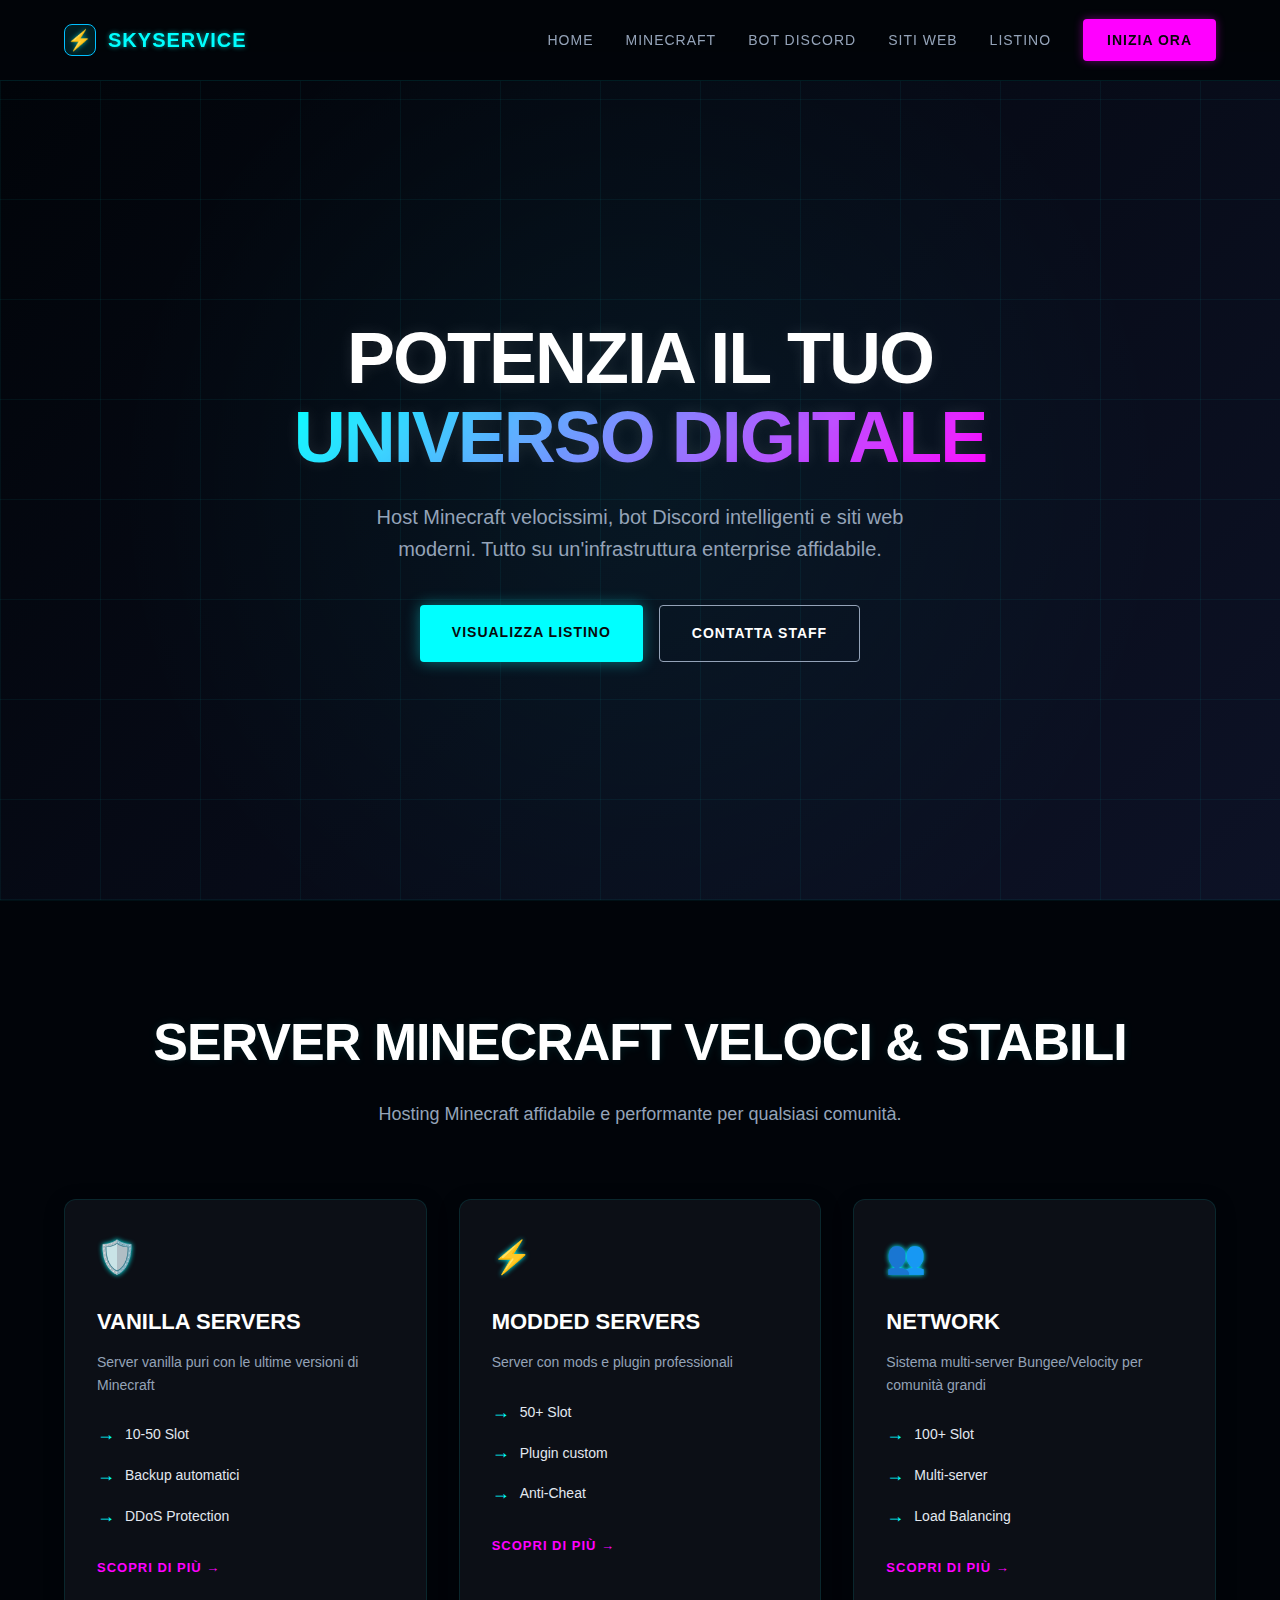
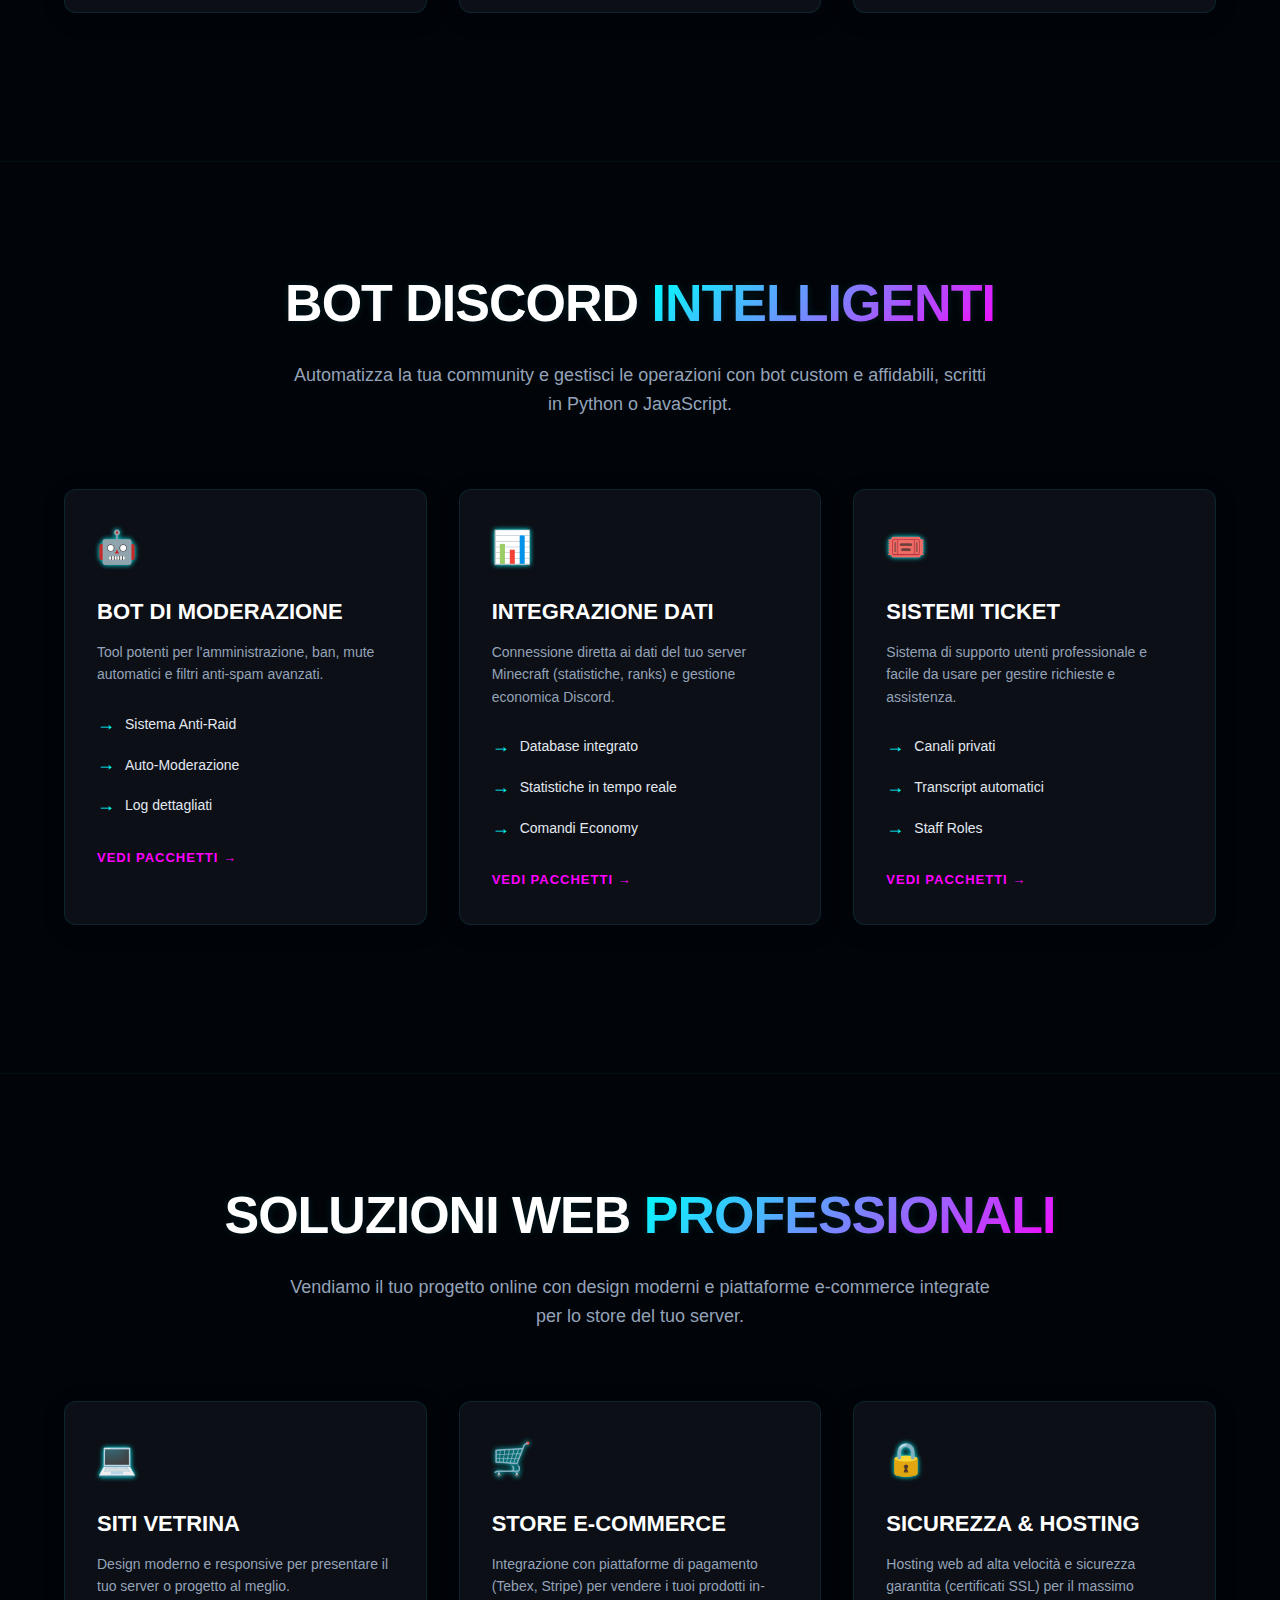
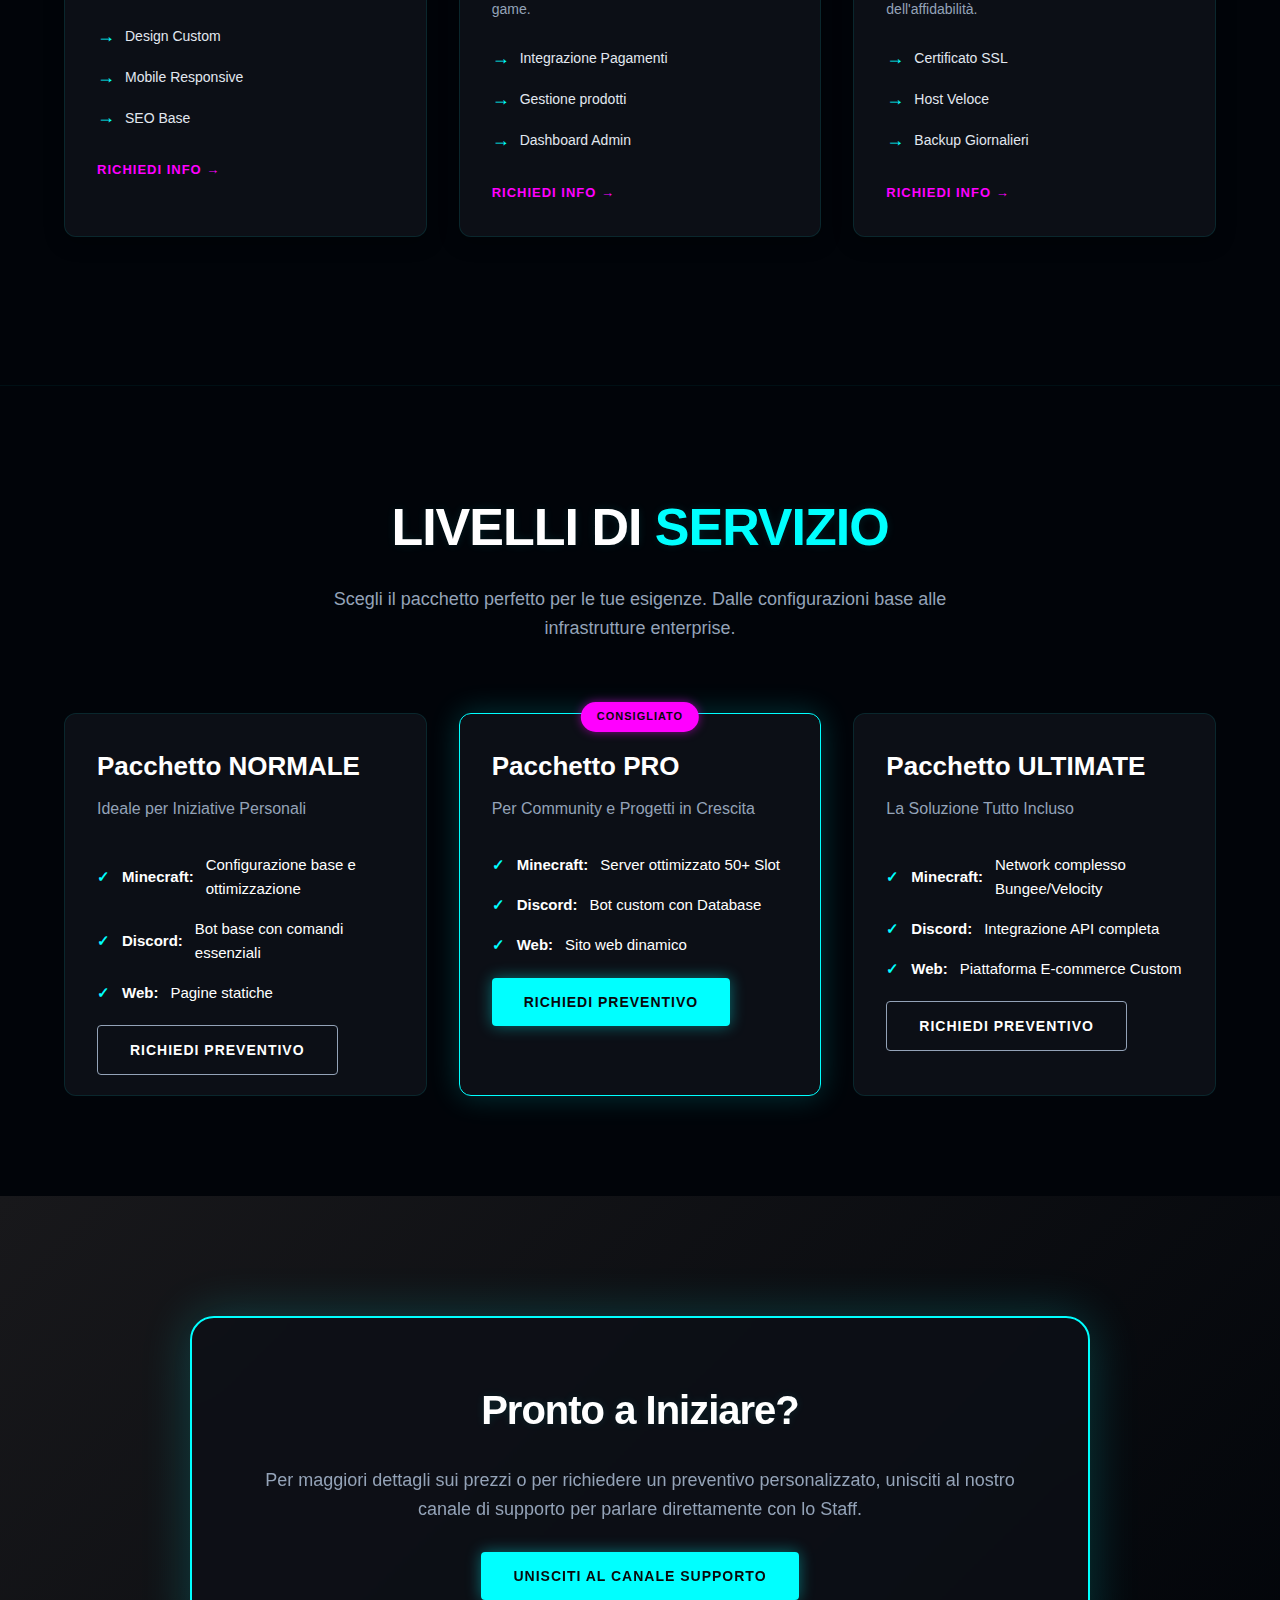
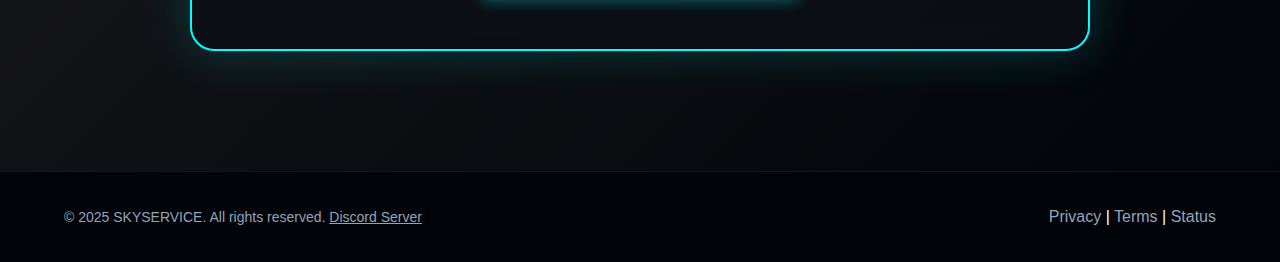
<file: index.html>
<!DOCTYPE html>
<html lang="it">
<head>
    <meta charset="UTF-8" />
    <meta name="viewport" content="width=device-width, initial-scale=1.0, maximum-scale=1" />
    <title>SkyService Dashboard</title>
    <meta name="description" content="SkyService - Professional Discord Bot & Minecraft Server Solutions" />
    <meta property="og:title" content="SkyService Dashboard" />
    <meta property="og:description" content="SkyService - Professional Discord Bot & Minecraft Server Solutions" />
    <meta name="twitter:title" content="SkyService Dashboard" />
    <meta name="twitter:description" content="SkyService - Professional Discord Bot & Minecraft Server Solutions" />
    <meta name="twitter:site" content="@replit" />
    <link rel="icon" type="image/png" href="/favicon.png">
    
    <link rel="stylesheet" href="style.css" />
    </head>
<body>
    <nav>
        <div class="container">
            <a href="#home" class="logo">
                <div class="logo-icon">⚡</div>
                <span>SKY<span style="color: var(--primary);">SERVICE</span></span>
            </a>
            <div class="nav-links">
                <a href="#home">Home</a>
                <a href="#minecraft">Minecraft</a>
                <a href="#discord-bots">Bot Discord</a>
                <a href="#web-solutions">Siti Web</a>
                <a href="#pricing">Listino</a>
                <a href="preventivo.html" class="cta-btn">Inizia Ora</a>
            </div>
        </div>
    </nav>

    <section class="hero" id="home">
        <div class="hero-content">
            <h1>POTENZIA IL TUO <br><span class="hero-gradient">UNIVERSO DIGITALE</span></h1>
            <p>Host Minecraft velocissimi, bot Discord intelligenti e siti web moderni. Tutto su un'infrastruttura enterprise affidabile.</p>
            <div class="hero-buttons">
                <a href="#pricing" class="btn btn-primary">Visualizza Listino</a>
                <a href="preventivo.html" class="btn btn-secondary">Contatta Staff</a>
            </div>
        </div>
    </section>

    <section id="minecraft">
        <div class="container">
            <h2>SERVER MINECRAFT VELOCI & STABILI</h2>
            <p>Hosting Minecraft affidabile e performante per qualsiasi comunità.</p>
            
            <div class="cards-grid">
                <div class="card">
                    <div class="card-icon">🛡️</div>
                    <h3>VANILLA SERVERS</h3>
                    <p>Server vanilla puri con le ultime versioni di Minecraft</p>
                    <ul class="card-features">
                        <li>10-50 Slot</li>
                        <li>Backup automatici</li>
                        <li>DDoS Protection</li>
                    </ul>
                    <a href="preventivo.html" class="card-link">Scopri di più →</a>
                </div>

                <div class="card">
                    <div class="card-icon">⚡</div>
                    <h3>MODDED SERVERS</h3>
                    <p>Server con mods e plugin professionali</p>
                    <ul class="card-features">
                        <li>50+ Slot</li>
                        <li>Plugin custom</li>
                        <li>Anti-Cheat</li>
                    </ul>
                    <a href="preventivo.html" class="card-link">Scopri di più →</a>
                </div>

                <div class="card">
                    <div class="card-icon">👥</div>
                    <h3>NETWORK</h3>
                    <p>Sistema multi-server Bungee/Velocity per comunità grandi</p>
                    <ul class="card-features">
                        <li>100+ Slot</li>
                        <li>Multi-server</li>
                        <li>Load Balancing</li>
                    </ul>
                    <a href="preventivo.html" class="card-link">Scopri di più →</a>
                </div>
            </div>
        </div>
    </section>
    
    <section id="discord-bots">
        <div class="container">
            <h2>BOT DISCORD <span class="hero-gradient">INTELLIGENTI</span></h2>
            <p>Automatizza la tua community e gestisci le operazioni con bot custom e affidabili, scritti in Python o JavaScript.</p>
            
            <div class="cards-grid">
                <div class="card">
                    <div class="card-icon">🤖</div>
                    <h3>BOT DI MODERAZIONE</h3>
                    <p>Tool potenti per l'amministrazione, ban, mute automatici e filtri anti-spam avanzati.</p>
                    <ul class="card-features">
                        <li>Sistema Anti-Raid</li>
                        <li>Auto-Moderazione</li>
                        <li>Log dettagliati</li>
                    </ul>
                    <a href="preventivo.html" class="card-link">Vedi Pacchetti →</a>
                </div>

                <div class="card">
                    <div class="card-icon">📊</div>
                    <h3>INTEGRAZIONE DATI</h3>
                    <p>Connessione diretta ai dati del tuo server Minecraft (statistiche, ranks) e gestione economica Discord.</p>
                    <ul class="card-features">
                        <li>Database integrato</li>
                        <li>Statistiche in tempo reale</li>
                        <li>Comandi Economy</li>
                    </ul>
                    <a href="preventivo.html" class="card-link">Vedi Pacchetti →</a>
                </div>

                <div class="card">
                    <div class="card-icon">🎟️</div>
                    <h3>SISTEMI TICKET</h3>
                    <p>Sistema di supporto utenti professionale e facile da usare per gestire richieste e assistenza.</p>
                    <ul class="card-features">
                        <li>Canali privati</li>
                        <li>Transcript automatici</li>
                        <li>Staff Roles</li>
                    </ul>
                    <a href="preventivo.html" class="card-link">Vedi Pacchetti →</a>
                </div>
            </div>
        </div>
    </section>

    <section id="web-solutions">
        <div class="container">
            <h2>SOLUZIONI WEB <span class="hero-gradient">PROFESSIONALI</span></h2>
            <p>Vendiamo il tuo progetto online con design moderni e piattaforme e-commerce integrate per lo store del tuo server.</p>
            
            <div class="cards-grid">
                <div class="card">
                    <div class="card-icon">💻</div>
                    <h3>SITI VETRINA</h3>
                    <p>Design moderno e responsive per presentare il tuo server o progetto al meglio.</p>
                    <ul class="card-features">
                        <li>Design Custom</li>
                        <li>Mobile Responsive</li>
                        <li>SEO Base</li>
                    </ul>
                    <a href="preventivo.html" class="card-link">Richiedi Info →</a>
                </div>

                <div class="card">
                    <div class="card-icon">🛒</div>
                    <h3>STORE E-COMMERCE</h3>
                    <p>Integrazione con piattaforme di pagamento (Tebex, Stripe) per vendere i tuoi prodotti in-game.</p>
                    <ul class="card-features">
                        <li>Integrazione Pagamenti</li>
                        <li>Gestione prodotti</li>
                        <li>Dashboard Admin</li>
                    </ul>
                    <a href="preventivo.html" class="card-link">Richiedi Info →</a>
                </div>

                <div class="card">
                    <div class="card-icon">🔒</div>
                    <h3>SICUREZZA & HOSTING</h3>
                    <p>Hosting web ad alta velocità e sicurezza garantita (certificati SSL) per il massimo dell'affidabilità.</p>
                    <ul class="card-features">
                        <li>Certificato SSL</li>
                        <li>Host Veloce</li>
                        <li>Backup Giornalieri</li>
                    </ul>
                    <a href="preventivo.html" class="card-link">Richiedi Info →</a>
                </div>
            </div>
        </div>
    </section>


    <section id="pricing">
        <div class="container">
            <h2>LIVELLI DI <span style="color: var(--primary);">SERVIZIO</span></h2>
            <p>Scegli il pacchetto perfetto per le tue esigenze. Dalle configurazioni base alle infrastrutture enterprise.</p>
            
            <div class="pricing-grid">
                <div class="pricing-card">
                    <h3>Pacchetto NORMALE</h3>
                    <p>Ideale per Iniziative Personali</p>
                    <ul class="pricing-features">
                        <li><strong>Minecraft:</strong> Configurazione base e ottimizzazione</li>
                        <li><strong>Discord:</strong> Bot base con comandi essenziali</li>
                        <li><strong>Web:</strong> Pagine statiche</li>
                    </ul>
                    <a href="preventivo.html" class="btn btn-secondary">Richiedi Preventivo</a>
                </div>

                <div class="pricing-card featured">
                    <h3>Pacchetto PRO</h3>
                    <p>Per Community e Progetti in Crescita</p>
                    <ul class="pricing-features">
                        <li><strong>Minecraft:</strong> Server ottimizzato 50+ Slot</li>
                        <li><strong>Discord:</strong> Bot custom con Database</li>
                        <li><strong>Web:</strong> Sito web dinamico</li>
                    </ul>
                    <a href="preventivo.html" class="btn btn-primary">Richiedi Preventivo</a>
                </div>

                <div class="pricing-card">
                    <h3>Pacchetto ULTIMATE</h3>
                    <p>La Soluzione Tutto Incluso</p>
                    <ul class="pricing-features">
                        <li><strong>Minecraft:</strong> Network complesso Bungee/Velocity</li>
                        <li><strong>Discord:</strong> Integrazione API completa</li>
                        <li><strong>Web:</strong> Piattaforma E-commerce Custom</li>
                    </ul>
                    <a href="preventivo.html" class="btn btn-secondary">Richiedi Preventivo</a>
                </div>
            </div>
        </div>
    </section>

    <section id="contact">
        <div class="container">
            <div class="contact-box">
                <h2>Pronto a Iniziare?</h2>
                <p>Per maggiori dettagli sui prezzi o per richiedere un preventivo personalizzato, unisciti al nostro canale di supporto per parlare direttamente con lo Staff.</p>
                <a href="https://discord.com/channels/1447645589763260439/1447661773837701272" target="_blank" class="btn btn-primary">Unisciti al Canale Supporto</a>
            </div>
        </div>
    </section>

    <footer>
        <div class="container">
            <p>© 2025 SKYSERVICE. All rights reserved. <a href="https://discord.gg/fgzbPEr9" target="_blank" style="text-decoration: underline;">Discord Server</a></p>
            <div>
                <a href="#">Privacy</a> | 
                <a href="#">Terms</a> | 
                <a href="#">Status</a>
            </div>
        </div>
    </footer>

    <script>
        // Smooth scroll (mantenuto)
        document.querySelectorAll('a[href^="#"]').forEach(anchor => {
            anchor.addEventListener('click', function (e) {
                e.preventDefault();
                const target = document.querySelector(this.getAttribute('href'));
                if (target) {
                    target.scrollIntoView({ behavior: 'smooth' });
                }
            });
        });
    </script>
</body>
</html>
</file>
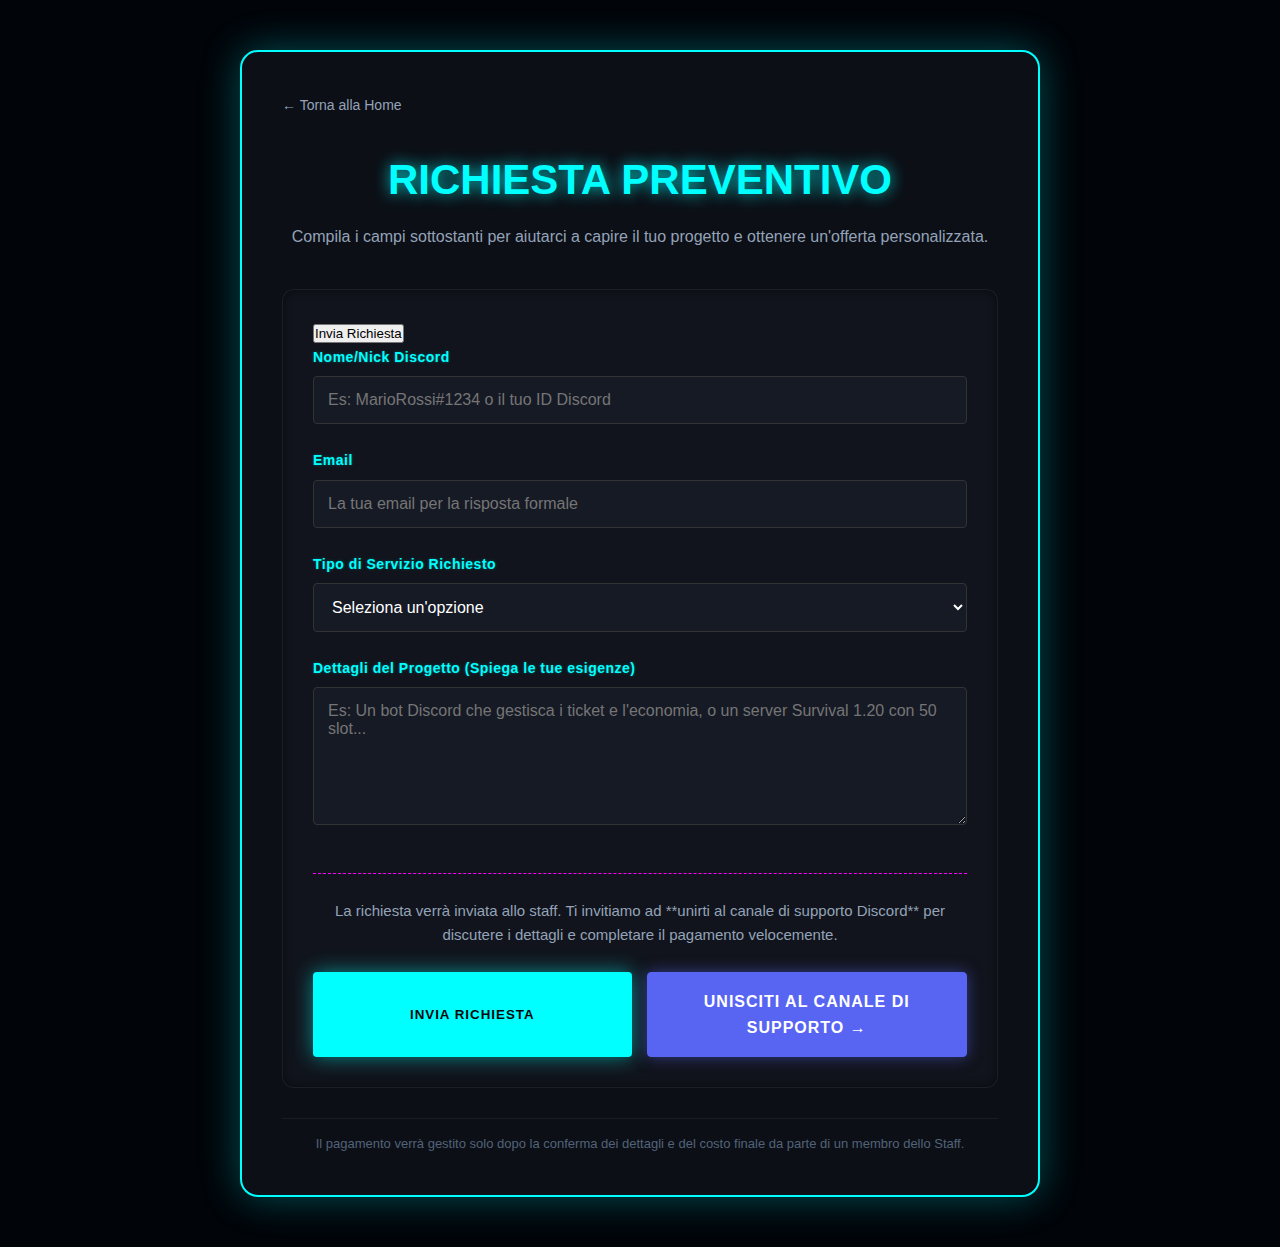
<file: preventivo.html>
<!DOCTYPE html>
<html lang="it">
<head>
    <meta charset="UTF-8" />
    <meta name="viewport" content="width=device-width, initial-scale=1.0" />
    <title>Richiedi Preventivo | SkyService</title>
    <meta name="description" content="Richiedi un preventivo personalizzato per Bot Discord, Server Minecraft o Soluzioni Web." />
    
    <link rel="stylesheet" href="preventivo-style.css" />
</head>
<body>

    <div class="preventivo-container">
        
        <header class="header">
            <a href="index.html" class="back-link">← Torna alla Home</a>
            <h1>RICHIESTA PREVENTIVO</h1>
            <p class="description">Compila i campi sottostanti per aiutarci a capire il tuo progetto e ottenere un'offerta personalizzata.</p>
        </header>

        <main class="form-card">
            <form id="quoteForm" action="https://formspree.io/f/mpqaeqjo" method="POST">
                <form name="preventivo" method="POST" action="/thanks.html" netlify>
    <button type="submit">Invia Richiesta</button>
                
                <div class="input-group">
                    <label for="name">Nome/Nick Discord</label>
                    <input type="text" id="name" name="Nome Discord" required placeholder="Es: MarioRossi#1234 o il tuo ID Discord">
                </div>

                <div class="input-group">
                    <label for="email">Email</label>
                    <input type="email" id="email" name="_replyto" required placeholder="La tua email per la risposta formale">
                </div>

                <div class="input-group">
                    <label for="service">Tipo di Servizio Richiesto</label>
                    <select id="service" name="Servizio Richiesto" required>
                        <option value="" disabled selected>Seleziona un'opzione</option>
                        <option value="minecraft_network">Hosting Minecraft (Server/Network)</option>
                        <option value="discord_bot">Sviluppo Bot Discord Custom</option>
                        <option value="web_solution">Sito Web / Store E-commerce</option>
                        <option value="ultimate_bundle">Pacchetto ULTIMATE (Tutto Incluso)</option>
                    </select>
                </div>
                
                <div class="input-group">
                    <label for="details">Dettagli del Progetto (Spiega le tue esigenze)</label>
                    <textarea id="details" name="Dettagli Progetto" rows="6" required placeholder="Es: Un bot Discord che gestisca i ticket e l'economia, o un server Survival 1.20 con 50 slot..."></textarea>
                </div>

                <div class="action-box">
                    <p>La richiesta verrà inviata allo staff. Ti invitiamo ad **unirti al canale di supporto Discord** per discutere i dettagli e completare il pagamento velocemente.</p>
                    <div class="btn-group">
                        <button type="submit" class="btn submit-btn">INVIA RICHIESTA</button>
                        <a href="https://discord.com/channels/1447645589763260439/1447661773837701272" target="_blank" class="btn discord-btn">UNISCITI AL CANALE DI SUPPORTO →</a>
                    </div>
                </div>
            </form>
        </main>

        <footer class="footer">
            <p>Il pagamento verrà gestito solo dopo la conferma dei dettagli e del costo finale da parte di un membro dello Staff.</p>
        </footer>

    </div>

    <script>
        // URL Endpoint di Formspree (il tuo ID univoco)
        const FORMSPREE_URL = "https://formspree.io/f/mpqaeqjo"; 

        document.getElementById('quoteForm').addEventListener('submit', async function(event) {
            event.preventDefault(); // Impedisce l'invio classico del modulo

            const form = event.target;
            const formData = new FormData(form);
            
            // Disabilita il pulsante durante l'invio per evitare doppi click
            const submitButton = form.querySelector('.submit-btn');
            submitButton.disabled = true;
            submitButton.textContent = 'INVIO IN CORSO...';

            try {
                const response = await fetch(FORMSPREE_URL, {
                    method: 'POST',
                    body: formData,
                    headers: {
                        'Accept': 'application/json'
                    }
                });

                if (response.ok) {
                    alert('Richiesta Preventivo Inviata con Successo! Controlla l\'email e unisciti a Discord.');
                    form.reset(); // Pulisce il modulo
                    
                    // Reindirizza o apre il Discord in una nuova tab DOPO l'invio
                    window.open('https://discord.com/channels/1447645589763260439/1447661773837701272', '_blank');
                } else {
                    alert('Errore nell\'invio della richiesta. Per favore, prova a contattarci direttamente su Discord.');
                }
            } catch (error) {
                alert('Errore di connessione. Controlla la tua rete o riprova più tardi.');
            } finally {
                // Riabilita il pulsante
                submitButton.disabled = false;
                submitButton.textContent = 'INVIA RICHIESTA';
            }
        });
    </script>
</body>
</html>
</file>
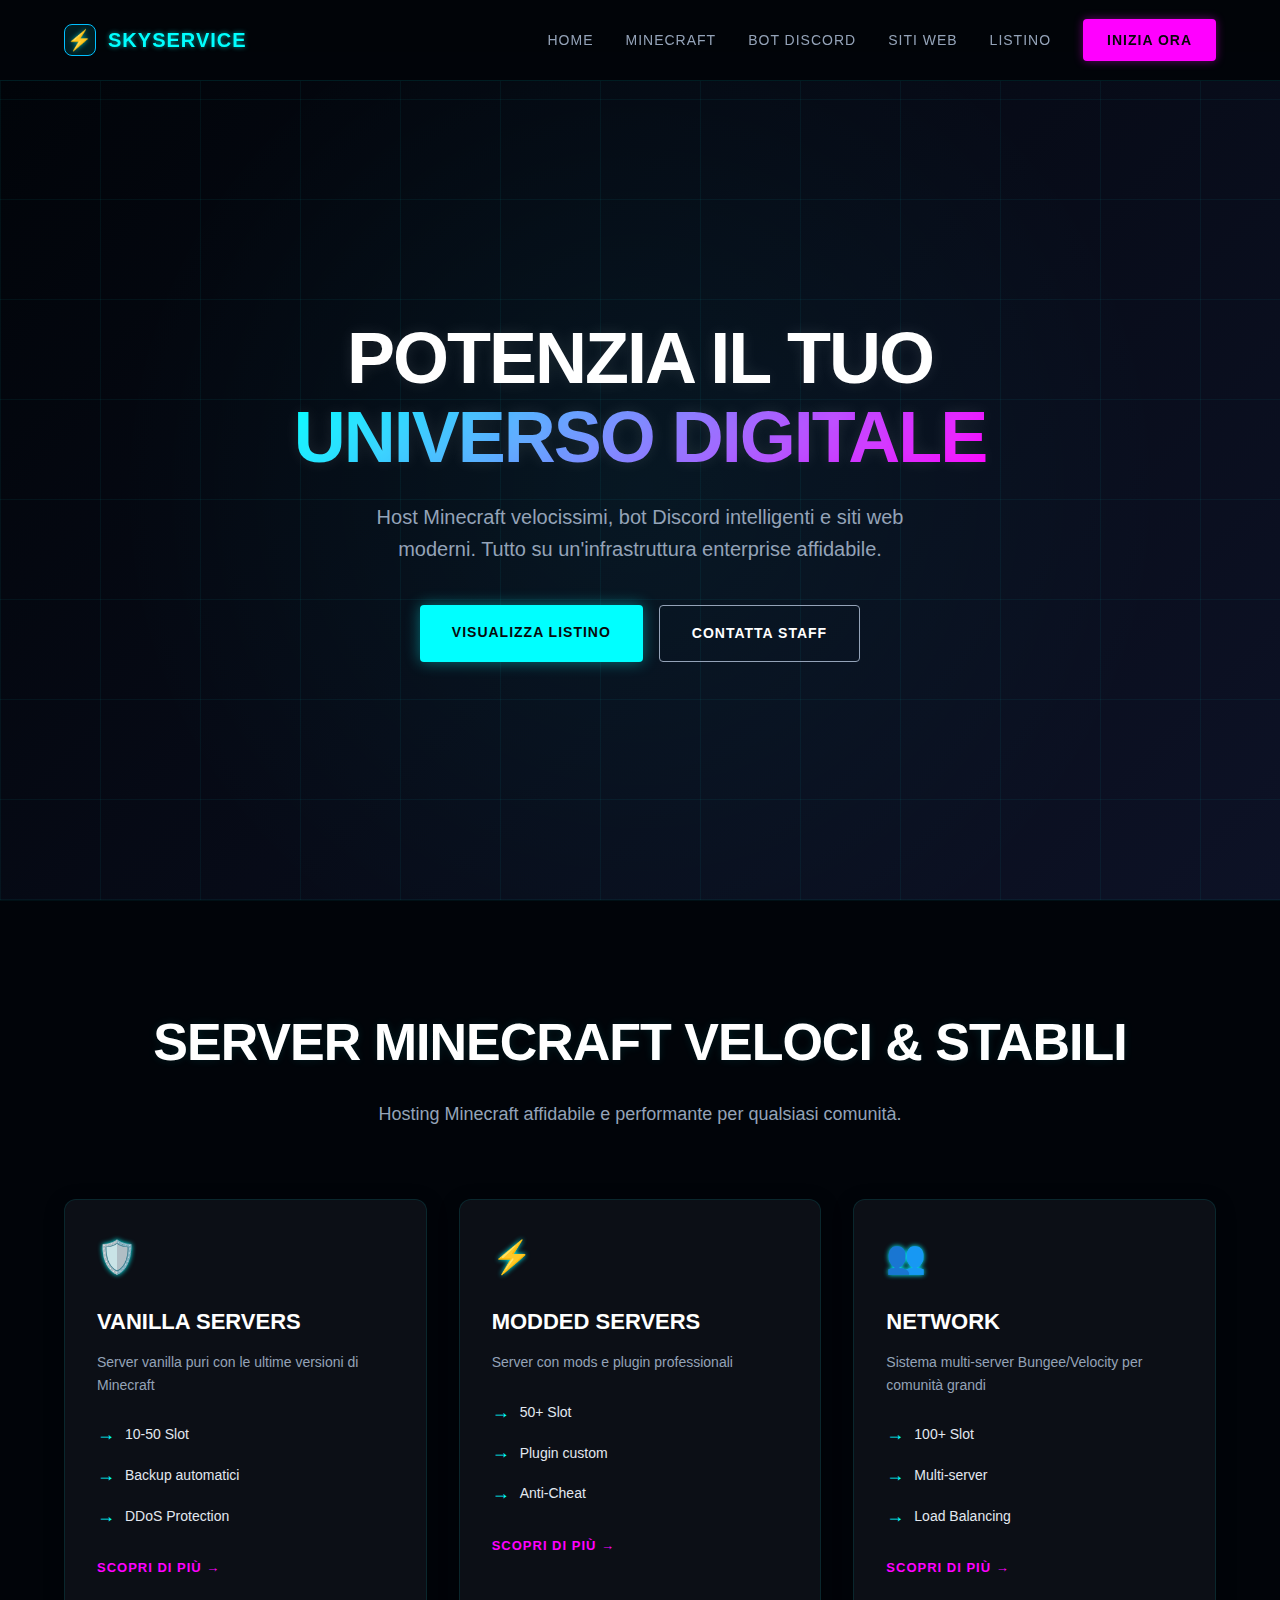
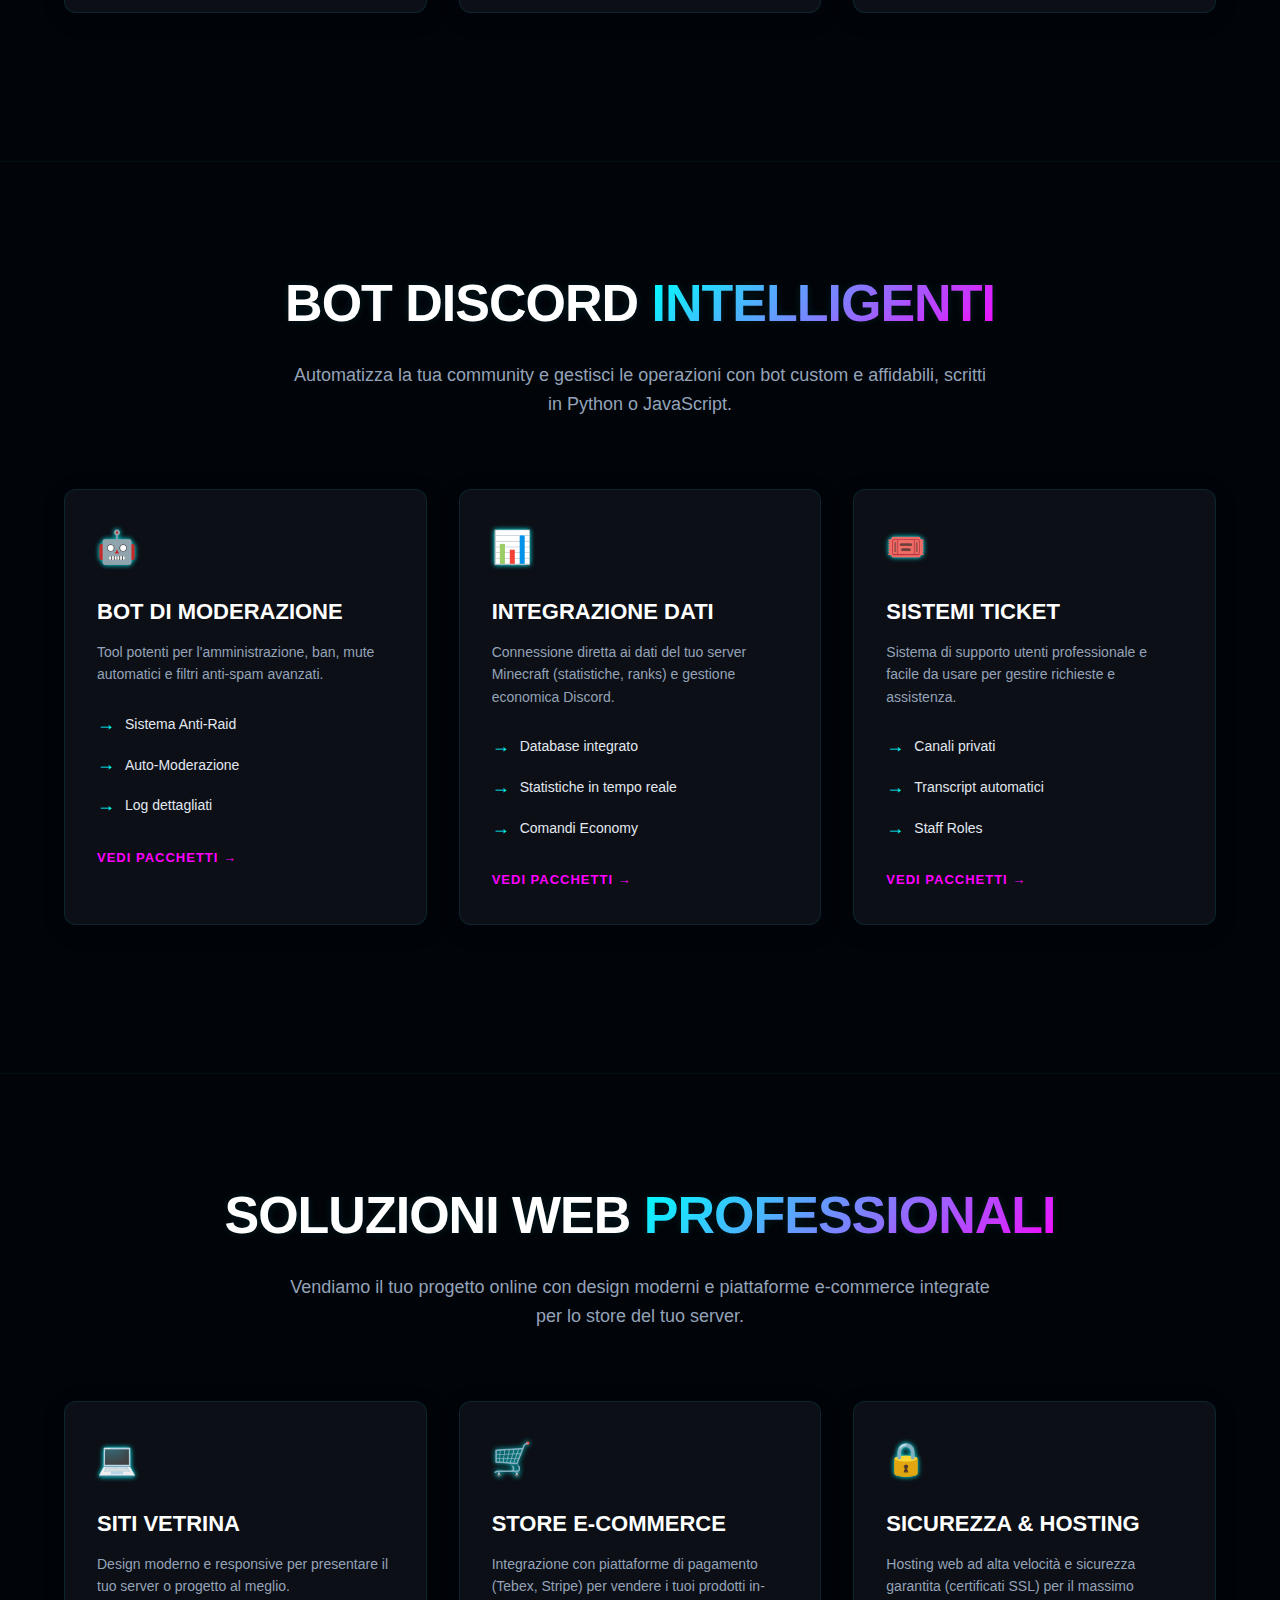
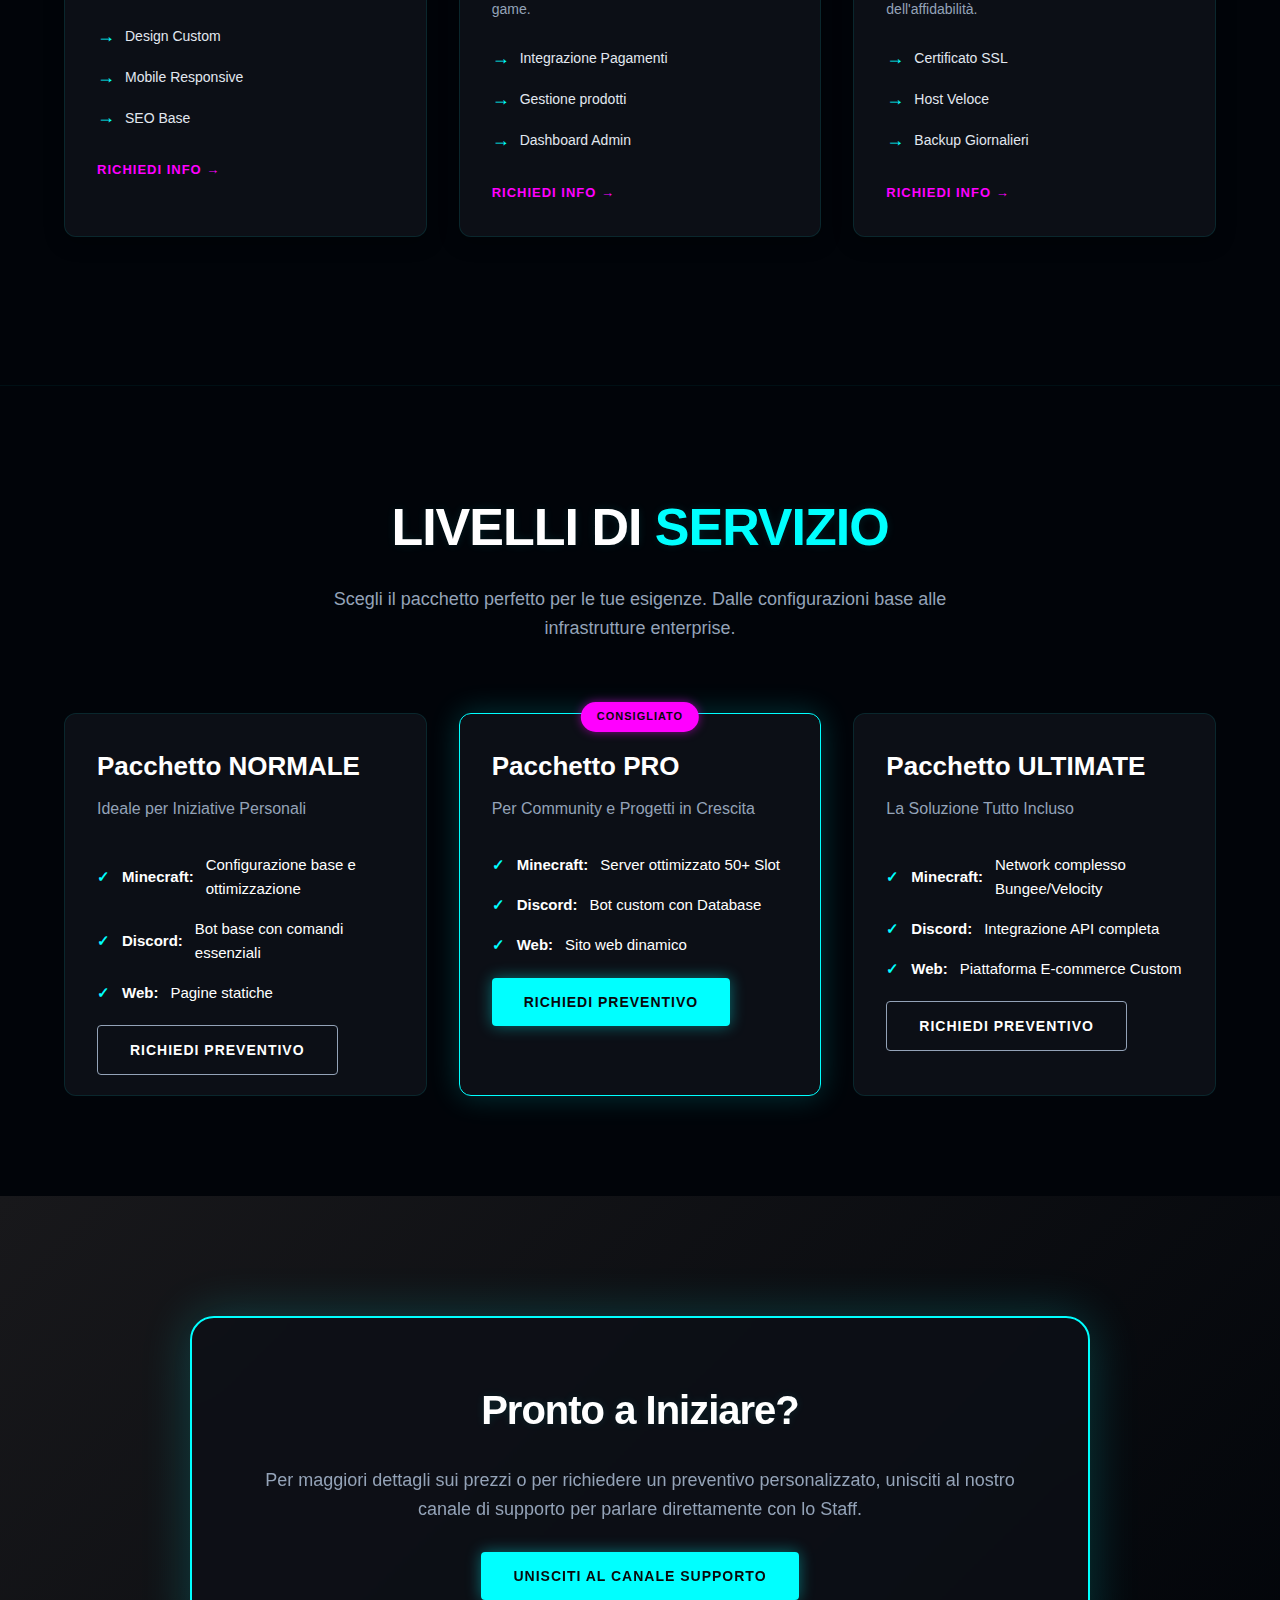
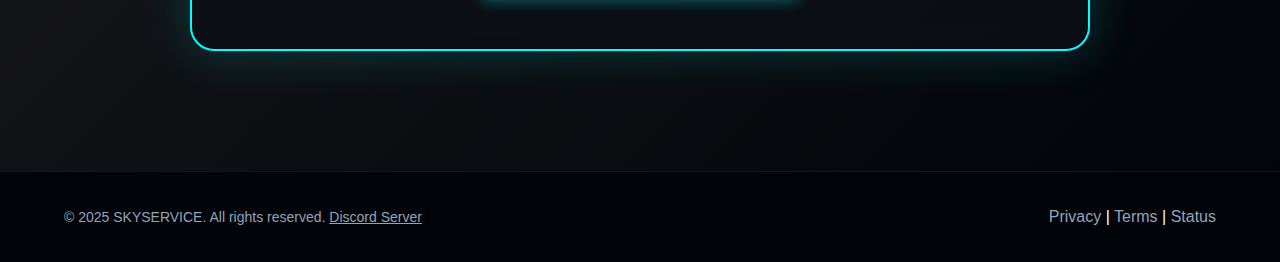
<file: skyservice.html>
<!DOCTYPE html>
<html lang="it">
<head>
    <meta charset="UTF-8" />
    <meta name="viewport" content="width=device-width, initial-scale=1.0, maximum-scale=1" />
    <title>SkyService Dashboard</title>
    <meta name="description" content="SkyService - Professional Discord Bot & Minecraft Server Solutions" />
    <meta property="og:title" content="SkyService Dashboard" />
    <meta property="og:description" content="SkyService - Professional Discord Bot & Minecraft Server Solutions" />
    <meta name="twitter:title" content="SkyService Dashboard" />
    <meta name="twitter:description" content="SkyService - Professional Discord Bot & Minecraft Server Solutions" />
    <meta name="twitter:site" content="@replit" />
    
    <link rel="stylesheet" href="style.css" />
    </head>
<body>
    <nav>
        <div class="container">
            <a href="#home" class="logo">
                <div class="logo-icon">⚡</div>
                <span>SKY<span style="color: var(--primary);">SERVICE</span></span>
            </a>
            <div class="nav-links">
                <a href="#home">Home</a>
                <a href="#minecraft">Minecraft</a>
                <a href="#discord-bots">Bot Discord</a>
                <a href="#web-solutions">Siti Web</a>
                <a href="#pricing">Listino</a>
                <a href="preventivo.html" class="cta-btn">Inizia Ora</a>
            </div>
        </div>
    </nav>

    <section class="hero" id="home">
        <div class="hero-content">
            <h1>POTENZIA IL TUO <br><span class="hero-gradient">UNIVERSO DIGITALE</span></h1>
            <p>Host Minecraft velocissimi, bot Discord intelligenti e siti web moderni. Tutto su un'infrastruttura enterprise affidabile.</p>
            <div class="hero-buttons">
                <a href="#pricing" class="btn btn-primary">Visualizza Listino</a>
                <a href="preventivo.html" class="btn btn-secondary">Contatta Staff</a>
            </div>
        </div>
    </section>

    <section id="minecraft">
        <div class="container">
            <h2>SERVER MINECRAFT VELOCI & STABILI</h2>
            <p>Hosting Minecraft affidabile e performante per qualsiasi comunità.</p>
            
            <div class="cards-grid">
                <div class="card">
                    <div class="card-icon">🛡️</div>
                    <h3>VANILLA SERVERS</h3>
                    <p>Server vanilla puri con le ultime versioni di Minecraft</p>
                    <ul class="card-features">
                        <li>10-50 Slot</li>
                        <li>Backup automatici</li>
                        <li>DDoS Protection</li>
                    </ul>
                    <a href="preventivo.html" class="card-link">Scopri di più →</a>
                </div>

                <div class="card">
                    <div class="card-icon">⚡</div>
                    <h3>MODDED SERVERS</h3>
                    <p>Server con mods e plugin professionali</p>
                    <ul class="card-features">
                        <li>50+ Slot</li>
                        <li>Plugin custom</li>
                        <li>Anti-Cheat</li>
                    </ul>
                    <a href="preventivo.html" class="card-link">Scopri di più →</a>
                </div>

                <div class="card">
                    <div class="card-icon">👥</div>
                    <h3>NETWORK</h3>
                    <p>Sistema multi-server Bungee/Velocity per comunità grandi</p>
                    <ul class="card-features">
                        <li>100+ Slot</li>
                        <li>Multi-server</li>
                        <li>Load Balancing</li>
                    </ul>
                    <a href="preventivo.html" class="card-link">Scopri di più →</a>
                </div>
            </div>
        </div>
    </section>
    
    <section id="discord-bots">
        <div class="container">
            <h2>BOT DISCORD <span class="hero-gradient">INTELLIGENTI</span></h2>
            <p>Automatizza la tua community e gestisci le operazioni con bot custom e affidabili, scritti in Python o JavaScript.</p>
            
            <div class="cards-grid">
                <div class="card">
                    <div class="card-icon">🤖</div>
                    <h3>BOT DI MODERAZIONE</h3>
                    <p>Tool potenti per l'amministrazione, ban, mute automatici e filtri anti-spam avanzati.</p>
                    <ul class="card-features">
                        <li>Sistema Anti-Raid</li>
                        <li>Auto-Moderazione</li>
                        <li>Log dettagliati</li>
                    </ul>
                    <a href="preventivo.html" class="card-link">Vedi Pacchetti →</a>
                </div>

                <div class="card">
                    <div class="card-icon">📊</div>
                    <h3>INTEGRAZIONE DATI</h3>
                    <p>Connessione diretta ai dati del tuo server Minecraft (statistiche, ranks) e gestione economica Discord.</p>
                    <ul class="card-features">
                        <li>Database integrato</li>
                        <li>Statistiche in tempo reale</li>
                        <li>Comandi Economy</li>
                    </ul>
                    <a href="preventivo.html" class="card-link">Vedi Pacchetti →</a>
                </div>

                <div class="card">
                    <div class="card-icon">🎟️</div>
                    <h3>SISTEMI TICKET</h3>
                    <p>Sistema di supporto utenti professionale e facile da usare per gestire richieste e assistenza.</p>
                    <ul class="card-features">
                        <li>Canali privati</li>
                        <li>Transcript automatici</li>
                        <li>Staff Roles</li>
                    </ul>
                    <a href="preventivo.html" class="card-link">Vedi Pacchetti →</a>
                </div>
            </div>
        </div>
    </section>

    <section id="web-solutions">
        <div class="container">
            <h2>SOLUZIONI WEB <span class="hero-gradient">PROFESSIONALI</span></h2>
            <p>Vendiamo il tuo progetto online con design moderni e piattaforme e-commerce integrate per lo store del tuo server.</p>
            
            <div class="cards-grid">
                <div class="card">
                    <div class="card-icon">💻</div>
                    <h3>SITI VETRINA</h3>
                    <p>Design moderno e responsive per presentare il tuo server o progetto al meglio.</p>
                    <ul class="card-features">
                        <li>Design Custom</li>
                        <li>Mobile Responsive</li>
                        <li>SEO Base</li>
                    </ul>
                    <a href="preventivo.html" class="card-link">Richiedi Info →</a>
                </div>

                <div class="card">
                    <div class="card-icon">🛒</div>
                    <h3>STORE E-COMMERCE</h3>
                    <p>Integrazione con piattaforme di pagamento (Tebex, Stripe) per vendere i tuoi prodotti in-game.</p>
                    <ul class="card-features">
                        <li>Integrazione Pagamenti</li>
                        <li>Gestione prodotti</li>
                        <li>Dashboard Admin</li>
                    </ul>
                    <a href="preventivo.html" class="card-link">Richiedi Info →</a>
                </div>

                <div class="card">
                    <div class="card-icon">🔒</div>
                    <h3>SICUREZZA & HOSTING</h3>
                    <p>Hosting web ad alta velocità e sicurezza garantita (certificati SSL) per il massimo dell'affidabilità.</p>
                    <ul class="card-features">
                        <li>Certificato SSL</li>
                        <li>Host Veloce</li>
                        <li>Backup Giornalieri</li>
                    </ul>
                    <a href="preventivo.html" class="card-link">Richiedi Info →</a>
                </div>
            </div>
        </div>
    </section>


    <section id="pricing">
        <div class="container">
            <h2>LIVELLI DI <span style="color: var(--primary);">SERVIZIO</span></h2>
            <p>Scegli il pacchetto perfetto per le tue esigenze. Dalle configurazioni base alle infrastrutture enterprise.</p>
            
            <div class="pricing-grid">
                <div class="pricing-card">
                    <h3>Pacchetto NORMALE</h3>
                    <p>Ideale per Iniziative Personali</p>
                    <ul class="pricing-features">
                        <li><strong>Minecraft:</strong> Configurazione base e ottimizzazione</li>
                        <li><strong>Discord:</strong> Bot base con comandi essenziali</li>
                        <li><strong>Web:</strong> Pagine statiche</li>
                    </ul>
                    <a href="preventivo.html" class="btn btn-secondary">Richiedi Preventivo</a>
                </div>

                <div class="pricing-card featured">
                    <h3>Pacchetto PRO</h3>
                    <p>Per Community e Progetti in Crescita</p>
                    <ul class="pricing-features">
                        <li><strong>Minecraft:</strong> Server ottimizzato 50+ Slot</li>
                        <li><strong>Discord:</strong> Bot custom con Database</li>
                        <li><strong>Web:</strong> Sito web dinamico</li>
                    </ul>
                    <a href="preventivo.html" class="btn btn-primary">Richiedi Preventivo</a>
                </div>

                <div class="pricing-card">
                    <h3>Pacchetto ULTIMATE</h3>
                    <p>La Soluzione Tutto Incluso</p>
                    <ul class="pricing-features">
                        <li><strong>Minecraft:</strong> Network complesso Bungee/Velocity</li>
                        <li><strong>Discord:</strong> Integrazione API completa</li>
                        <li><strong>Web:</strong> Piattaforma E-commerce Custom</li>
                    </ul>
                    <a href="preventivo.html" class="btn btn-secondary">Richiedi Preventivo</a>
                </div>
            </div>
        </div>
    </section>

    <section id="contact">
        <div class="container">
            <div class="contact-box">
                <h2>Pronto a Iniziare?</h2>
                <p>Per maggiori dettagli sui prezzi o per richiedere un preventivo personalizzato, unisciti al nostro canale di supporto per parlare direttamente con lo Staff.</p>
                <a href="https://discord.com/channels/1447645589763260439/1447661773837701272" target="_blank" class="btn btn-primary">Unisciti al Canale Supporto</a>
            </div>
        </div>
    </section>

    <footer>
        <div class="container">
            <p>© 2025 SKYSERVICE. All rights reserved. <a href="https://discord.gg/fgzbPEr9" target="_blank" style="text-decoration: underline;">Discord Server</a></p>
            <div>
                <a href="#">Privacy</a> | 
                <a href="#">Terms</a> | 
                <a href="#">Status</a>
            </div>
        </div>
    </footer>

    <script>
        // Smooth scroll (mantenuto)
        document.querySelectorAll('a[href^="#"]').forEach(anchor => {
            anchor.addEventListener('click', function (e) {
                e.preventDefault();
                const target = document.querySelector(this.getAttribute('href'));
                if (target) {
                    target.scrollIntoView({ behavior: 'smooth' });
                }
            });
        });
    </script>
</body>
</html>
</file>
<file: style.css>
:root {
    --primary: #00ffff; /* Neon Blue */
    --primary-dark: #00bfff;
    --primary-foreground: #09090b;
    --background: #010409; /* Nero Molto Scuro */
    --card: #0c0f16; /* Sfondo Card Scuro */
    --muted-foreground: #94a3b8; /* Testo Grigio Chiaro */
    --secondary: #ff00ff; /* Neon Magenta per accenti */
}
    
/* Animazione Sfondo Dimer */
@keyframes dim-pulse {
    0% { box-shadow: 0 0 10px rgba(0, 255, 255, 0.1); }
    50% { box-shadow: 0 0 20px rgba(0, 255, 255, 0.2); }
    100% { box-shadow: 0 0 10px rgba(0, 255, 255, 0.1); }
}

* {
    margin: 0;
    padding: 0;
    box-sizing: border-box;
}
    
body {
    font-family: 'Montserrat', sans-serif; /* Font più moderno */
    background: var(--background);
    color: #ffffff;
    line-height: 1.6;
}

.container {
    max-width: 1200px;
    margin: 0 auto;
    padding: 0 24px;
}

/* Navigation */
nav {
    position: fixed;
    top: 0;
    left: 0;
    right: 0;
    z-index: 50;
    border-bottom: 1px solid rgba(0, 255, 255, 0.1); /* Bordo Neon */
    background: rgba(1, 4, 9, 0.9);
    backdrop-filter: blur(12px);
    animation: dim-pulse 8s infinite ease-in-out; /* Animazione leggera Navbar */
}

nav .container {
    height: 80px;
    display: flex;
    align-items: center;
    justify-content: space-between;
}

.logo {
    display: flex;
    align-items: center;
    gap: 12px;
    text-decoration: none;
    color: var(--primary); /* Colore primario Neon */
    font-weight: bold;
    font-size: 20px;
    letter-spacing: 1px;
    text-shadow: 0 0 5px rgba(0, 255, 255, 0.6); /* Effetto Neon */
}

.logo-icon {
    width: 32px;
    height: 32px;
    padding: 8px;
    border-radius: 8px;
    background: rgba(0, 255, 255, 0.1);
    border: 1px solid var(--primary-dark);
    display: flex;
    align-items: center;
    justify-content: center;
}

.nav-links {
    display: flex;
    align-items: center;
    gap: 32px;
}

.nav-links a {
    color: var(--muted-foreground);
    text-decoration: none;
    font-size: 14px;
    font-weight: 500;
    text-transform: uppercase;
    letter-spacing: 1px;
    transition: color 0.3s ease, text-shadow 0.3s ease;
}

.nav-links a:hover {
    color: var(--primary);
    text-shadow: 0 0 8px var(--primary);
}

.nav-links .cta-btn {
    padding: 10px 24px;
    background: var(--secondary); /* Pulsante CTA Magenta */
    color: var(--primary-foreground);
    border-radius: 4px;
    border: none;
    cursor: pointer;
    font-size: 14px;
    font-weight: bold;
    text-transform: uppercase;
    letter-spacing: 1px;
    transition: all 0.3s ease;
    box-shadow: 0 0 10px rgba(255, 0, 255, 0.4);
}

.nav-links .cta-btn:hover {
    background: #ff33ff;
    box-shadow: 0 0 20px rgba(255, 0, 255, 0.8);
}

/* Hero Section */
.hero {
    margin-top: 80px;
    min-height: calc(100vh - 80px);
    display: flex;
    align-items: center;
    justify-content: center;
    position: relative;
    overflow: hidden;
    background: linear-gradient(135deg, var(--background) 0%, #0d1226 100%);
}

.hero::before {
    content: '';
    position: absolute;
    inset: 0;
    /* Effetto griglia futuristica */
    background: 
        radial-gradient(circle at 50% 50%, rgba(0, 255, 255, 0.05), transparent 70%),
        repeating-linear-gradient(0deg, rgba(0, 255, 255, 0.05), rgba(0, 255, 255, 0.05) 1px, transparent 1px, transparent 100px),
        repeating-linear-gradient(90deg, rgba(0, 255, 255, 0.05), rgba(0, 255, 255, 0.05) 1px, transparent 1px, transparent 100px);
    z-index: 1;
}

.hero-content {
    position: relative;
    z-index: 10;
    max-width: 800px;
    text-align: center;
}

.hero h1 {
    font-size: 72px; /* Più grande */
    font-weight: 900;
    margin-bottom: 24px;
    line-height: 1.1;
    letter-spacing: -2px;
    text-shadow: 0 0 15px rgba(255, 255, 255, 0.1);
}

.hero-gradient {
    background: linear-gradient(135deg, var(--primary), var(--secondary));
    -webkit-background-clip: text;
    -webkit-text-fill-color: transparent;
    background-clip: text;
}

.hero p {
    font-size: 20px;
    color: var(--muted-foreground);
    margin-bottom: 40px;
    max-width: 600px;
    margin-left: auto;
    margin-right: auto;
}

.hero-buttons {
    display: flex;
    gap: 16px;
    justify-content: center;
    flex-wrap: wrap;
}

.btn {
    padding: 16px 32px;
    font-weight: bold;
    text-transform: uppercase;
    border-radius: 4px;
    border: none;
    cursor: pointer;
    text-decoration: none;
    transition: all 0.3s ease;
    font-size: 14px;
    letter-spacing: 1px;
}

.btn-primary {
    background: var(--primary);
    color: var(--primary-foreground);
    box-shadow: 0 0 15px rgba(0, 255, 255, 0.4);
}

.btn-primary:hover {
    background: var(--primary-dark);
    box-shadow: 0 0 40px rgba(0, 255, 255, 0.8);
    transform: translateY(-2px);
}

.btn-secondary {
    background: transparent;
    color: white;
    border: 1px solid var(--muted-foreground);
}

.btn-secondary:hover {
    background: rgba(255, 255, 255, 0.1);
    border-color: var(--primary);
    box-shadow: 0 0 10px rgba(0, 255, 255, 0.4);
}

/* Sections */
section {
    padding: 100px 0;
    border-top: 1px solid rgba(0, 255, 255, 0.05); /* Separatori Neon Leggeri */
}

section h2 {
    font-size: 52px;
    font-weight: 900;
    margin-bottom: 16px;
    text-align: center;
    letter-spacing: -1px;
    text-shadow: 0 0 10px rgba(0, 255, 255, 0.1);
}

section > .container > p {
    text-align: center;
    color: var(--muted-foreground);
    max-width: 700px;
    margin: 0 auto 70px;
    font-size: 18px;
}

/* Cards Grid */
.cards-grid {
    display: grid;
    grid-template-columns: repeat(auto-fit, minmax(300px, 1fr));
    gap: 32px;
    margin-bottom: 48px;
}

.card {
    background: var(--card);
    border: 1px solid rgba(0, 255, 255, 0.1);
    border-radius: 12px;
    padding: 32px;
    transition: all 0.4s cubic-bezier(0.25, 0.8, 0.25, 1);
    position: relative;
    overflow: hidden;
    /* Sfondo leggermente lucido */
    box-shadow: 0 5px 20px rgba(0, 0, 0, 0.3);
}

.card:hover {
    border-color: var(--primary);
    transform: translateY(-8px); /* Sollevamento maggiore */
    box-shadow: 0 10px 30px rgba(0, 255, 255, 0.3); /* Bagliore neon all'hover */
}

.card-icon {
    width: 48px;
    height: 48px;
    margin-bottom: 24px;
    font-size: 32px;
    color: var(--primary); /* Icone Neon Blue */
    text-shadow: 0 0 5px var(--primary);
}

.card h3 {
    font-size: 22px;
    font-weight: bold;
    margin-bottom: 12px;
    color: white;
}

.card p {
    color: var(--muted-foreground);
    margin-bottom: 24px;
    font-size: 14px;
}

.card-features {
    list-style: none;
    margin-bottom: 24px;
}

.card-features li {
    display: flex;
    align-items: center;
    gap: 10px;
    color: #e2e8f0;
    margin-bottom: 12px;
    font-size: 14px;
}

.card-features li:before {
    content: '→'; /* Simbolo più futuristico */
    color: var(--primary);
    font-weight: bold;
    font-size: 18px;
}

.card-link {
    color: var(--secondary); /* Link Magenta */
    text-decoration: none;
    font-weight: bold;
    text-transform: uppercase;
    font-size: 13px;
    letter-spacing: 1px;
    transition: color 0.3s ease, text-shadow 0.3s ease;
}

.card-link:hover {
    color: #ff33ff;
    text-shadow: 0 0 8px #ff33ff;
}

/* Pricing */
#pricing {
    background: var(--background);
}

.pricing-grid {
    display: grid;
    grid-template-columns: repeat(auto-fit, minmax(320px, 1fr));
    gap: 32px;
}

.pricing-card {
    background: var(--card);
    border: 1px solid rgba(0, 255, 255, 0.1);
    border-radius: 12px;
    padding: 32px;
    transition: all 0.3s ease;
    position: relative;
}

.pricing-card.featured {
    border-color: var(--primary);
    box-shadow: 0 0 30px rgba(0, 255, 255, 0.2);
}

.pricing-card.featured::before {
    content: 'CONSIGLIATO';
    position: absolute;
    top: -12px;
    left: 50%;
    transform: translateX(-50%);
    background: var(--secondary); /* Badge Magenta */
    color: var(--primary-foreground);
    padding: 6px 16px;
    border-radius: 20px;
    font-size: 11px;
    font-weight: bold;
    letter-spacing: 1px;
    box-shadow: 0 0 10px rgba(255, 0, 255, 0.5);
}

.pricing-card h3 {
    font-size: 26px;
    margin-bottom: 8px;
}

.pricing-card > p {
    color: var(--muted-foreground);
    margin-bottom: 32px;
}

.pricing-features {
    list-style: none;
    margin-bottom: 32px;
}

.pricing-features li {
    display: flex;
    align-items: center;
    gap: 12px;
    margin-bottom: 16px;
    font-size: 15px;
}

.pricing-features li:before {
    content: '✓';
    color: var(--primary);
    font-weight: bold;
}

.pricing-card .btn {
    width: 100%;
    text-align: center;
}

/* Contact */
#contact {
    padding: 120px 0;
    background: linear-gradient(135deg, #18181b 0%, var(--background) 100%);
    border-top: none;
}

.contact-box {
    max-width: 900px;
    margin: 0 auto;
    background: rgba(12, 15, 22, 0.8);
    backdrop-filter: blur(12px);
    border: 2px solid var(--primary); /* Bordo primario più marcato */
    border-radius: 24px;
    padding: 60px;
    text-align: center;
    box-shadow: 0 0 50px rgba(0, 255, 255, 0.2);
}

.contact-box h2 {
    font-size: 40px;
    margin-bottom: 24px;
    color: white;
}

.contact-box p {
    color: var(--muted-foreground);
    margin-bottom: 40px;
    font-size: 18px;
}

/* Footer */
footer {
    padding: 32px 0;
    border-top: 1px solid rgba(0, 255, 255, 0.1);
    background: var(--background);
}

footer .container {
    display: flex;
    justify-content: space-between;
    align-items: center;
    flex-wrap: wrap;
    gap: 16px;
}

footer p {
    color: var(--muted-foreground);
    font-size: 14px;
}

footer a {
    color: var(--muted-foreground);
    text-decoration: none;
    transition: color 0.3s ease;
}

footer a:hover {
    color: var(--primary);
    text-shadow: 0 0 5px var(--primary);
}

/* Media Queries (Responsiveness) */
@media (max-width: 768px) {
    .hero h1 {
        font-size: 45px;
    }

    .hero p {
        font-size: 18px;
    }
    
    section {
        padding: 60px 0;
    }

    section h2 {
        font-size: 36px;
    }

    .nav-links {
        gap: 16px;
    }

    /* Nasconde i link di navigazione tranne il CTA in mobile */
    .nav-links a:not(.cta-btn) {
        display: none;
    }

    .cards-grid {
        grid-template-columns: 1fr;
    }

    .pricing-grid {
        grid-template-columns: 1fr;
    }

    .contact-box {
        padding: 40px 24px;
    }
}
</file>
<file: preventivo-style.css>
:root {
    --primary: #00ffff; /* Neon Blue */
    --primary-dark: #00bfff;
    --primary-foreground: #09090b;
    --background: #010409;
    --card: #0c0f16;
    --card-hover: #161a25; /* Sfondo leggermente più chiaro per l'hover */
    --muted-foreground: #94a3b8;
    --secondary: #ff00ff; /* Neon Magenta per accenti */
    --discord-blue: #5865f2; 
}

/* Animazione per i bordi che si illuminano */
@keyframes neon-glow {
    0% { box-shadow: 0 0 5px rgba(0, 255, 255, 0.2); }
    100% { box-shadow: 0 0 10px rgba(0, 255, 255, 0.5); }
}

* {
    margin: 0;
    padding: 0;
    box-sizing: border-box;
    font-family: 'Montserrat', sans-serif;
}

body {
    background: var(--background);
    color: #ffffff;
    line-height: 1.6;
    min-height: 100vh;
    display: flex;
    justify-content: center;
    align-items: center;
    padding: 50px 20px;
    /* Rimuoviamo il gradiente per una superficie più scura e netta */
}

.preventivo-container {
    max-width: 800px;
    width: 100%;
    background: var(--card);
    border: 2px solid var(--primary); /* Bordo più spesso e neon */
    border-radius: 18px;
    padding: 40px;
    /* Effetto di bagliore costante sul contenitore */
    box-shadow: 0 0 40px rgba(0, 255, 255, 0.3); 
    z-index: 10;
}

.header h1 {
    font-size: 42px; /* Aumentato */
    font-weight: 900;
    margin-bottom: 10px;
    color: var(--primary);
    text-shadow: 0 0 15px rgba(0, 255, 255, 0.8); /* Bagliore più intenso */
    text-align: center;
}

.description {
    color: var(--muted-foreground);
    text-align: center;
    margin-bottom: 40px;
    font-size: 16px;
}

.back-link {
    color: var(--muted-foreground);
    text-decoration: none;
    display: inline-block; /* Cambiato a inline-block per coerenza */
    margin-bottom: 30px;
    transition: color 0.3s;
    font-size: 14px;
    font-weight: 500;
}

.back-link:hover {
    color: var(--primary);
    text-shadow: 0 0 5px var(--primary);
}

/* Modulo */
.form-card {
    background: #11141c;
    border: 1px solid rgba(255, 255, 255, 0.05);
    padding: 30px;
    border-radius: 12px;
    box-shadow: inset 0 0 10px rgba(0, 0, 0, 0.5); /* Ombra interna */
}

.input-group {
    margin-bottom: 25px;
}

.input-group label {
    display: block;
    margin-bottom: 8px;
    font-weight: bold;
    color: var(--primary); /* Etichette in Neon Blue */
    font-size: 14px;
    letter-spacing: 0.5px;
    text-shadow: 0 0 3px rgba(0, 255, 255, 0.3);
}

.input-group input,
.input-group select,
.input-group textarea {
    width: 100%;
    padding: 14px; /* Padding aumentato */
    background: var(--card-hover);
    border: 1px solid #333;
    border-radius: 4px;
    color: white;
    font-size: 16px;
    transition: border-color 0.3s, box-shadow 0.3s, background 0.3s;
}

.input-group input:focus,
.input-group select:focus,
.input-group textarea:focus {
    border-color: var(--primary);
    background: #192133; /* Sfondo leggermente più scuro al focus */
    outline: none;
    box-shadow: 0 0 15px rgba(0, 255, 255, 0.8); /* Bagliore più forte al focus */
    animation: neon-glow 1s infinite alternate; /* Animazione leggera di pulsazione */
}

.input-group textarea {
    resize: vertical;
}

/* Pulsanti */
.btn {
    display: block;
    width: 100%;
    padding: 16px; /* Padding aumentato */
    font-weight: bold;
    text-transform: uppercase;
    border-radius: 4px;
    border: none;
    cursor: pointer;
    text-align: center;
    text-decoration: none;
    margin-top: 15px;
    transition: all 0.3s ease;
    letter-spacing: 1px;
}

.submit-btn {
    background: var(--primary);
    color: var(--primary-foreground);
    box-shadow: 0 0 20px rgba(0, 255, 255, 0.5); /* Bagliore più forte */
}

.submit-btn:hover {
    background: var(--primary-dark);
    box-shadow: 0 0 35px rgba(0, 255, 255, 1);
    transform: translateY(-2px);
}

.discord-btn {
    background: var(--discord-blue); /* Colore Discord */
    color: white;
    box-shadow: 0 0 15px rgba(88, 101, 242, 0.5);
    border: 1px solid var(--discord-blue);
}

.discord-btn:hover {
    background: #4752c4;
    box-shadow: 0 0 30px rgba(88, 101, 242, 0.8);
    transform: translateY(-2px);
}

.action-box {
    margin-top: 40px;
    padding-top: 25px;
    border-top: 1px dashed var(--secondary); /* Linea di separazione Magenta */
}

.action-box p {
    text-align: center;
    color: var(--muted-foreground);
    margin-bottom: 25px;
    font-size: 15px;
}

/* Layout Pulsanti */
.action-box .btn-group {
    display: flex;
    gap: 15px;
}

.action-box .btn-group .btn {
    flex: 1;
    margin-top: 0;
}

/* Footer */
.footer {
    text-align: center;
    margin-top: 30px;
    padding-top: 15px;
    border-top: 1px solid rgba(255, 255, 255, 0.05);
}

.footer p {
    font-size: 13px;
    color: #526379;
}

/* Media Query */
@media (max-width: 600px) {
    .preventivo-container {
        padding: 30px 20px;
    }

    .header h1 {
        font-size: 32px;
    }
    
    .action-box .btn-group {
        flex-direction: column;
    }

    .action-box .btn-group .btn {
        width: 100%;
    }
}
</file>
